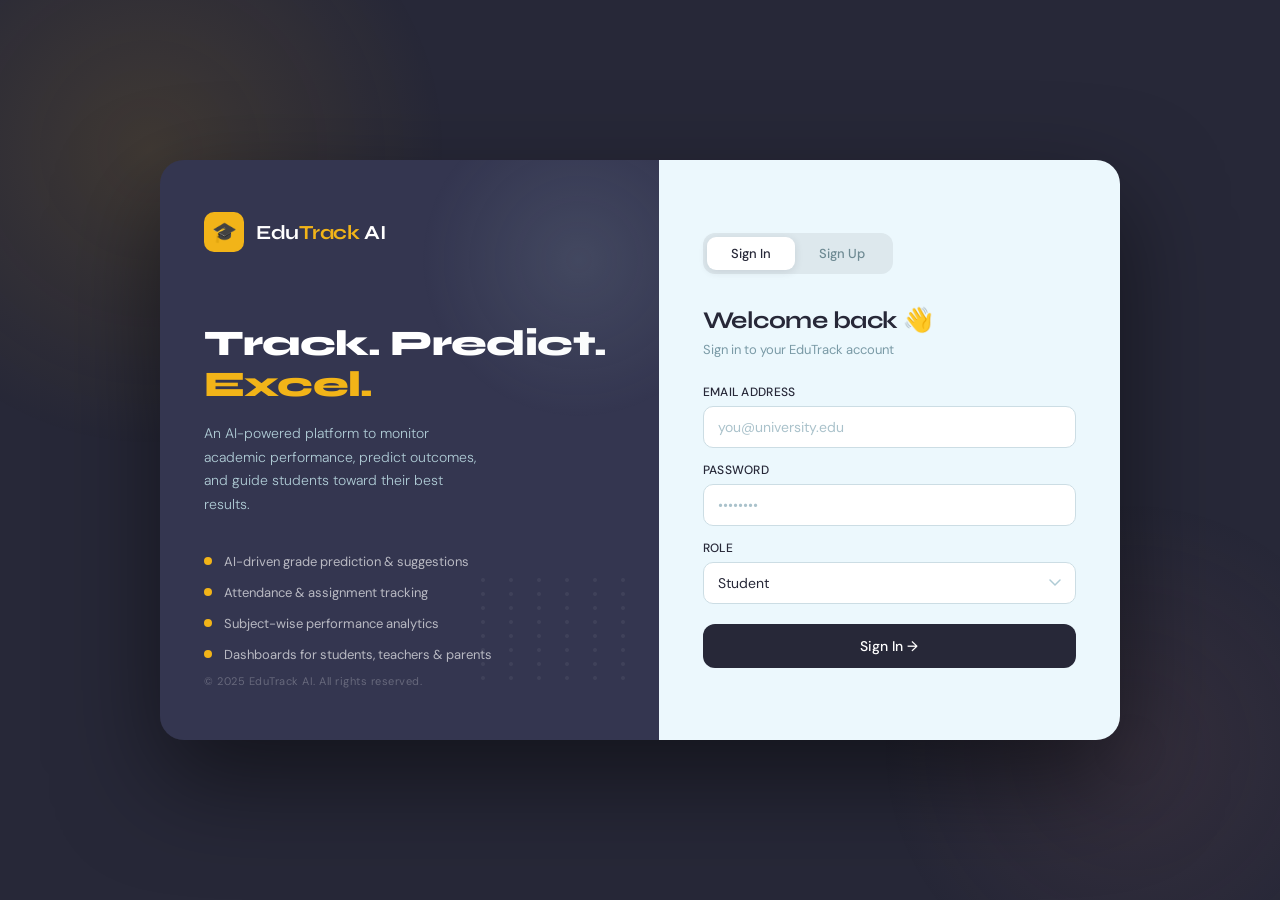
<file: templates/index.html>
<!DOCTYPE html>
<html lang="en">
<head>
  <meta charset="UTF-8" />
  <meta name="viewport" content="width=device-width, initial-scale=1.0"/>
  <title>EduTrack AI — Student Performance Tracker</title>
  <link rel="preconnect" href="https://fonts.googleapis.com"/>
  <link href="https://fonts.googleapis.com/css2?family=Syne:wght@400;600;700;800&family=DM+Sans:ital,opsz,wght@0,9..40,300;0,9..40,400;0,9..40,500;1,9..40,300&display=swap" rel="stylesheet"/>
  <style>
    *, *::before, *::after { box-sizing: border-box; margin: 0; padding: 0; }

    :root {
      --gold: #F2B418;
      --ice: #ECF8FD;
      --steel: #AFCBD5;
      --navy: #272838;
      --rose: #815355;
      --navy-light: #343650;
      --font-head: 'Syne', sans-serif;
      --font-body: 'DM Sans', sans-serif;
    }

    body {
      font-family: var(--font-body);
      background: var(--navy);
      min-height: 100vh;
      display: flex;
      align-items: center;
      justify-content: center;
      overflow: hidden;
      position: relative;
    }

    /* Decorative blobs */
    body::before {
      content: '';
      position: fixed;
      width: 600px; height: 600px;
      background: radial-gradient(circle, rgba(242,180,24,0.12) 0%, transparent 70%);
      top: -150px; left: -150px;
      pointer-events: none;
    }
    body::after {
      content: '';
      position: fixed;
      width: 500px; height: 500px;
      background: radial-gradient(circle, rgba(129,83,85,0.15) 0%, transparent 70%);
      bottom: -100px; right: -100px;
      pointer-events: none;
    }

    .page-wrapper {
      display: flex;
      width: 960px;
      min-height: 580px;
      border-radius: 24px;
      overflow: hidden;
      box-shadow: 0 40px 100px rgba(0,0,0,0.5);
      position: relative;
      z-index: 1;
      animation: fadeUp 0.6s ease both;
    }

    @keyframes fadeUp {
      from { opacity: 0; transform: translateY(30px); }
      to   { opacity: 1; transform: translateY(0); }
    }

    /* ── LEFT PANEL ── */
    .left-panel {
      flex: 1.1;
      background: var(--navy-light);
      padding: 52px 44px;
      display: flex;
      flex-direction: column;
      justify-content: space-between;
      position: relative;
      overflow: hidden;
    }

    .left-panel::before {
      content: '';
      position: absolute;
      width: 320px; height: 320px;
      border-radius: 50%;
      background: radial-gradient(circle, rgba(175,203,213,0.12), transparent 70%);
      top: -60px; right: -80px;
    }

    .brand {
      display: flex;
      align-items: center;
      gap: 12px;
    }
    .brand-icon {
      width: 40px; height: 40px;
      background: var(--gold);
      border-radius: 10px;
      display: flex; align-items: center; justify-content: center;
      font-size: 20px;
    }
    .brand-name {
      font-family: var(--font-head);
      font-size: 20px;
      font-weight: 700;
      color: #fff;
      letter-spacing: -0.3px;
    }
    .brand-name span { color: var(--gold); }

    .left-content { margin-top: 60px; }
    .left-content h1 {
      font-family: var(--font-head);
      font-size: 36px;
      font-weight: 800;
      color: #fff;
      line-height: 1.15;
      letter-spacing: -0.8px;
    }
    .left-content h1 em {
      font-style: normal;
      color: var(--gold);
    }
    .left-content p {
      margin-top: 16px;
      font-size: 14px;
      line-height: 1.7;
      color: var(--steel);
      font-weight: 300;
      max-width: 280px;
    }

    .features-list {
      margin-top: 36px;
      display: flex;
      flex-direction: column;
      gap: 14px;
    }
    .feature-item {
      display: flex;
      align-items: center;
      gap: 12px;
    }
    .feature-dot {
      width: 8px; height: 8px;
      border-radius: 50%;
      background: var(--gold);
      flex-shrink: 0;
    }
    .feature-item span {
      font-size: 13px;
      color: rgba(255,255,255,0.65);
      font-weight: 400;
    }

    .left-footer {
      font-size: 11px;
      color: rgba(255,255,255,0.25);
      letter-spacing: 0.5px;
    }

    /* Decorative grid pattern */
    .grid-deco {
      position: absolute;
      bottom: 60px; right: 20px;
      opacity: 0.06;
      display: grid;
      grid-template-columns: repeat(6, 18px);
      gap: 10px;
    }
    .grid-deco span {
      width: 4px; height: 4px;
      background: #fff;
      border-radius: 50%;
      display: block;
    }

    /* ── RIGHT PANEL ── */
    .right-panel {
      flex: 1;
      background: var(--ice);
      padding: 48px 44px;
      display: flex;
      flex-direction: column;
      justify-content: center;
    }

    .tab-toggle {
      display: flex;
      background: #dde8ed;
      border-radius: 12px;
      padding: 4px;
      margin-bottom: 32px;
      width: fit-content;
    }
    .tab-btn {
      padding: 8px 24px;
      border: none;
      border-radius: 9px;
      font-family: var(--font-body);
      font-size: 13px;
      font-weight: 500;
      cursor: pointer;
      transition: all 0.25s;
      background: transparent;
      color: #6e8a93;
    }
    .tab-btn.active {
      background: #fff;
      color: var(--navy);
      box-shadow: 0 2px 8px rgba(39,40,56,0.12);
    }

    .form-title {
      font-family: var(--font-head);
      font-size: 24px;
      font-weight: 700;
      color: var(--navy);
      letter-spacing: -0.5px;
      margin-bottom: 6px;
    }
    .form-subtitle {
      font-size: 13px;
      color: #7a9aa6;
      margin-bottom: 26px;
    }

    .form-panel { display: none; }
    .form-panel.active { display: block; animation: fadeIn 0.3s ease; }
    @keyframes fadeIn { from { opacity: 0; transform: translateX(8px); } to { opacity: 1; transform: translateX(0); } }

    .form-row { display: flex; gap: 12px; }
    .form-group {
      display: flex;
      flex-direction: column;
      gap: 6px;
      margin-bottom: 14px;
      flex: 1;
    }
    .form-group label {
      font-size: 12px;
      font-weight: 500;
      color: var(--navy);
      letter-spacing: 0.3px;
      text-transform: uppercase;
    }
    .form-group input,
    .form-group select {
      padding: 11px 14px;
      border: 1.5px solid #ccdde4;
      border-radius: 10px;
      font-family: var(--font-body);
      font-size: 14px;
      color: var(--navy);
      background: #fff;
      outline: none;
      transition: border-color 0.2s, box-shadow 0.2s;
    }
    .form-group input::placeholder { color: #aac2cb; }
    .form-group input:focus,
    .form-group select:focus {
      border-color: var(--gold);
      box-shadow: 0 0 0 3px rgba(242,180,24,0.15);
    }
    .form-group select { cursor: pointer; appearance: none; background-image: url("data:image/svg+xml,%3Csvg xmlns='http://www.w3.org/2000/svg' width='12' height='8' viewBox='0 0 12 8'%3E%3Cpath d='M1 1l5 5 5-5' stroke='%23AFCBD5' stroke-width='1.5' fill='none' stroke-linecap='round'/%3E%3C/svg%3E"); background-repeat: no-repeat; background-position: right 14px center; }

    .submit-btn {
      width: 100%;
      padding: 13px;
      background: var(--navy);
      color: #fff;
      border: none;
      border-radius: 12px;
      font-family: var(--font-body);
      font-size: 14px;
      font-weight: 500;
      cursor: pointer;
      margin-top: 6px;
      transition: background 0.2s, transform 0.15s;
      position: relative;
      overflow: hidden;
    }
    .submit-btn::after {
      content: '';
      position: absolute;
      inset: 0;
      background: linear-gradient(135deg, var(--gold) 0%, transparent 60%);
      opacity: 0;
      transition: opacity 0.3s;
    }
    .submit-btn:hover { background: #1e1f2e; transform: translateY(-1px); }
    .submit-btn:hover::after { opacity: 0.15; }
    .submit-btn:active { transform: translateY(0); }

    .divider { display: flex; align-items: center; gap: 12px; margin: 16px 0; }
    .divider hr { flex: 1; border: none; border-top: 1px solid #cddde4; }
    .divider span { font-size: 11px; color: #aac2cb; text-transform: uppercase; letter-spacing: 0.5px; }

    .error-msg {
      background: rgba(129,83,85,0.1);
      border: 1px solid rgba(129,83,85,0.3);
      color: var(--rose);
      border-radius: 8px;
      padding: 10px 14px;
      font-size: 13px;
      margin-bottom: 12px;
      display: none;
    }
    .success-msg {
      background: rgba(242,180,24,0.1);
      border: 1px solid rgba(242,180,24,0.3);
      color: #a07b0a;
      border-radius: 8px;
      padding: 10px 14px;
      font-size: 13px;
      margin-bottom: 12px;
      display: none;
    }
  </style>
</head>
<body>
  <div class="page-wrapper">

    <!-- LEFT PANEL -->
    <div class="left-panel">
      <div class="brand">
        <div class="brand-icon">🎓</div>
        <div class="brand-name">Edu<span>Track</span> AI</div>
      </div>

      <div class="left-content">
        <h1>Track. Predict.<br/><em>Excel.</em></h1>
        <p>An AI-powered platform to monitor academic performance, predict outcomes, and guide students toward their best results.</p>

        <div class="features-list">
          <div class="feature-item">
            <div class="feature-dot"></div>
            <span>AI-driven grade prediction & suggestions</span>
          </div>
          <div class="feature-item">
            <div class="feature-dot"></div>
            <span>Attendance & assignment tracking</span>
          </div>
          <div class="feature-item">
            <div class="feature-dot"></div>
            <span>Subject-wise performance analytics</span>
          </div>
          <div class="feature-item">
            <div class="feature-dot"></div>
            <span>Dashboards for students, teachers & parents</span>
          </div>
        </div>
      </div>

      <div class="left-footer">© 2025 EduTrack AI. All rights reserved.</div>

      <div class="grid-deco" id="gridDeco"></div>
    </div>

    <!-- RIGHT PANEL -->
    <div class="right-panel">
      <div class="tab-toggle">
        <button class="tab-btn active" onclick="switchTab('signin')">Sign In</button>
        <button class="tab-btn" onclick="switchTab('signup')">Sign Up</button>
      </div>

      <!-- SIGN IN -->
      <div class="form-panel active" id="signinPanel">
        <div class="form-title">Welcome back 👋</div>
        <div class="form-subtitle">Sign in to your EduTrack account</div>
        <div class="error-msg" id="signinError"></div>
        <form onsubmit="handleSignin(event)">
          <div class="form-group">
            <label>Email Address</label>
            <input type="email" id="signinEmail" placeholder="you@university.edu" required/>
          </div>
          <div class="form-group">
            <label>Password</label>
            <input type="password" id="signinPassword" placeholder="••••••••" required/>
          </div>
          <div class="form-group">
            <label>Role</label>
            <select id="signinRole">
             <option value="student" selected>Student</option>
            </select>
          </div>
          <button class="submit-btn" type="submit">Sign In →</button>
        </form> 
      </div>

      <!-- SIGN UP -->
      <div class="form-panel" id="signupPanel">
        <div class="form-title">Create account ✦</div>
        <div class="form-subtitle">Join EduTrack AI today</div>
        <div class="error-msg" id="signupError"></div>
        <div class="success-msg" id="signupSuccess"></div>
        <form onsubmit="handleSignup(event)">
          <div class="form-row">
            <div class="form-group">
              <label>First Name</label>
              <input type="text" id="signupFirst" placeholder="Aanya" required/>
            </div>
            <div class="form-group">
              <label>Last Name</label>
              <input type="text" id="signupLast" placeholder="Sharma" required/>
            </div>
          </div>
          <div class="form-group">
            <label>Email Address</label>
            <input type="email" id="signupEmail" placeholder="you@university.edu" required/>
          </div>
          <div class="form-row">
            <div class="form-group">
              <label>Password</label>
              <input type="password" id="signupPassword" placeholder="••••••••" minlength="8" required/>
            </div>
            <div class="form-group">
              <label>Role</label>
              <select id="signupRole">
                <option value="student" selected>Student</option>
              </select>
            </div>
          </div>
          <button class="submit-btn" type="submit">Create Account →</button>
        </form>
      </div>
    </div>
  </div>

  <script>
  // Generate dot grid decoration
  const grid = document.getElementById('gridDeco');
  for (let i = 0; i < 48; i++) {
    const dot = document.createElement('span');
    grid.appendChild(dot);
  }

  // Tab switching
  function switchTab(tab) {
    document.querySelectorAll('.tab-btn').forEach((b, i) => {
      b.classList.toggle(
        'active',
        (i === 0 && tab === 'signin') || (i === 1 && tab === 'signup')
      );
    });

    document.getElementById('signinPanel').classList.toggle('active', tab === 'signin');
    document.getElementById('signupPanel').classList.toggle('active', tab === 'signup');

    document.getElementById('signinError').style.display = 'none';
    document.getElementById('signupError').style.display = 'none';
    document.getElementById('signupSuccess').style.display = 'none';
  }

  // SIGN IN
  async function handleSignin(e) {
    e.preventDefault();

    const email = document.getElementById('signinEmail').value.trim();
    const password = document.getElementById('signinPassword').value;
    const role = document.getElementById('signinRole').value;
    const errEl = document.getElementById('signinError');

    errEl.style.display = 'none';

    try {
      const res = await fetch('/api/auth/login', {
        method: 'POST',
        headers: {
          'Content-Type': 'application/json'
        },
        credentials: 'include',
        body: JSON.stringify({
          email,
          password,
          role
        })
      });

      const data = await res.json();

      if (data.success) {
          window.location.href = "/student";       
      } else {
        errEl.textContent = data.message || 'Invalid credentials.';
        errEl.style.display = 'block';
      }

    } catch (error) {
      console.error(error);
      errEl.textContent = 'Could not connect to server. Please try again.';
      errEl.style.display = 'block';
    }
  }

  // SIGN UP
  async function handleSignup(e) {
    e.preventDefault();

    const firstName = document.getElementById('signupFirst').value.trim();
    const lastName = document.getElementById('signupLast').value.trim();
    const email = document.getElementById('signupEmail').value.trim();
    const password = document.getElementById('signupPassword').value;
    const role = document.getElementById('signupRole').value;

    const errEl = document.getElementById('signupError');
    const sucEl = document.getElementById('signupSuccess');

    errEl.style.display = 'none';
    sucEl.style.display = 'none';

    try {
      const res = await fetch('/api/auth/signup', {
        method: 'POST',
        headers: {
          'Content-Type': 'application/json'
        },
        credentials: 'include',
        body: JSON.stringify({
          name: `${firstName} ${lastName}`,
          email,
          password,
          role
        })
      });

      const data = await res.json();

      if (data.success) {
        sucEl.textContent = 'Account created successfully! Please sign in.';
        sucEl.style.display = 'block';

        document.getElementById('signupFirst').value = '';
        document.getElementById('signupLast').value = '';
        document.getElementById('signupEmail').value = '';
        document.getElementById('signupPassword').value = '';
        document.getElementById('signupRole').value = '';

        setTimeout(() => {
          switchTab('signin');
        }, 1500);

      } else {
        errEl.textContent = data.message || 'Signup failed.';
        errEl.style.display = 'block';
      }

    } catch (error) {
      console.error(error);
      errEl.textContent = 'Could not connect to server. Please try again.';
      errEl.style.display = 'block';
    }
  }
</script>
</file>
